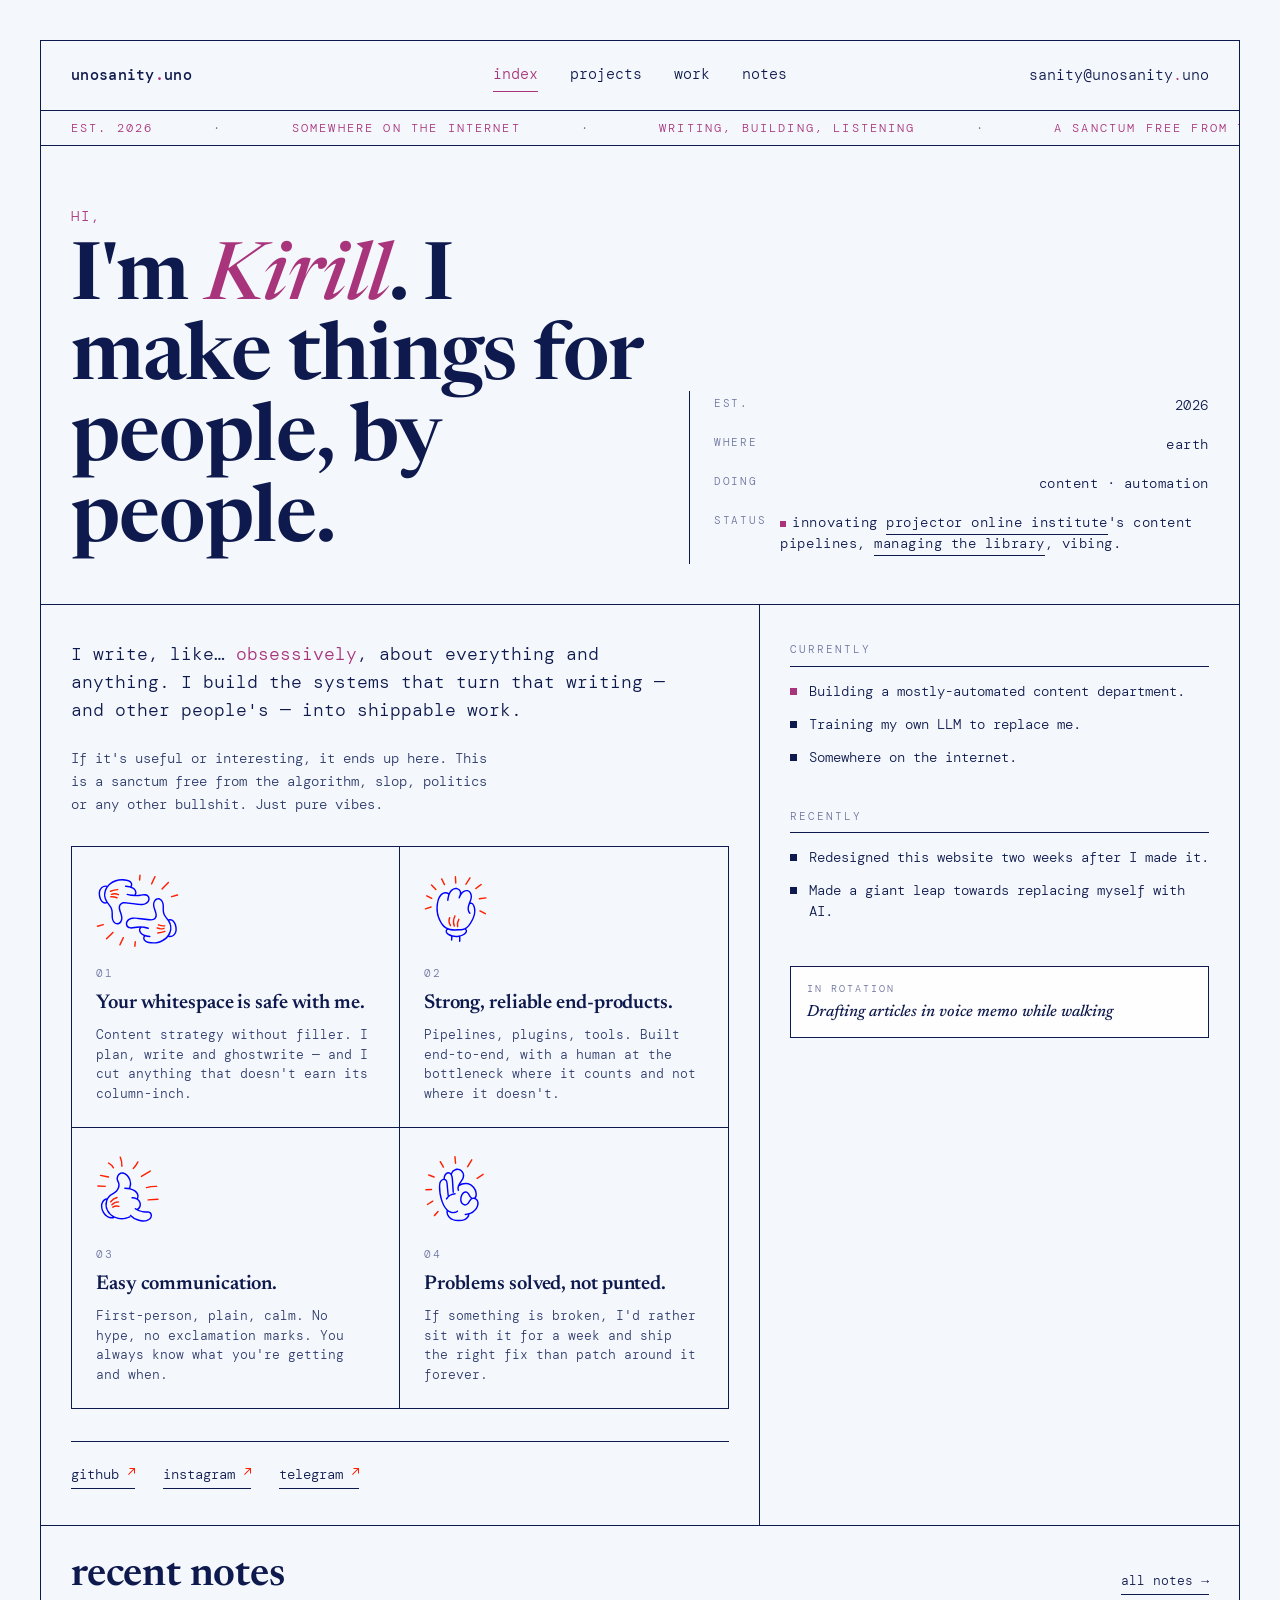
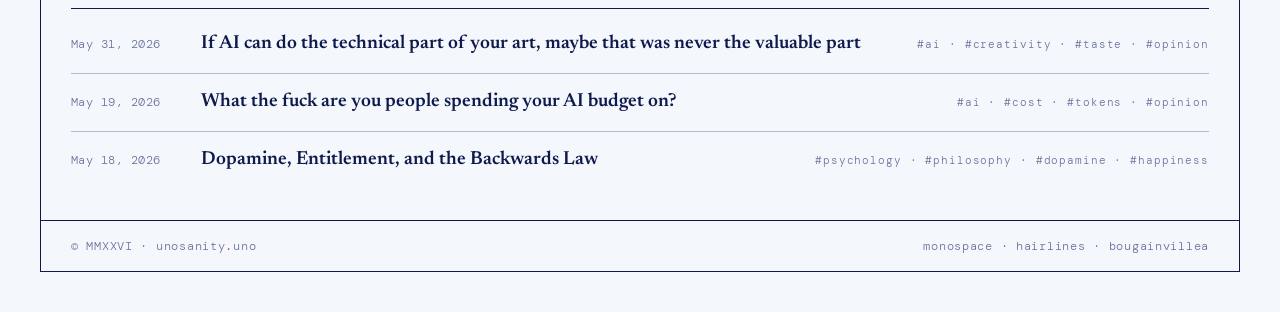
<file: index.html>
<!DOCTYPE html>
<html lang="en">
<head>
<meta charset="UTF-8">
<meta name="viewport" content="width=device-width, initial-scale=1.0">
<title>unosanity</title>
<link rel="icon" href="/assets/favicon.png">
<link rel="stylesheet" href="/style.css">
<style>
/* ─── HOME ─────────────────────────────────────────────── */

.hero {
  padding: 60px var(--gutter) 40px;
  border-bottom: 1px solid var(--fg);
  display: grid;
  grid-template-columns: 1fr 0.9fr;
  gap: 40px;
  align-items: end;
}

@media (max-width: 900px) {
  .hero { grid-template-columns: 1fr; gap: 30px; padding: 44px 18px 32px; }
}

.hero-eyebrow {
  font-family: var(--font-mono);
  font-size: 14px;
  letter-spacing: var(--tracking-caps);
  text-transform: uppercase;
  color: var(--bougainvillea);
  margin-bottom: 14px;
}

.hero-h1 {
  font-family: var(--font-serif);
  font-weight: 600;
  font-size: clamp(44px, 6.2vw, 84px);
  line-height: 1.02;
  letter-spacing: -0.01em;
  color: var(--fg);
  max-width: 14ch;
}
.hero-h1 em {
  font-style: italic;
  font-weight: 500;
  color: var(--bougainvillea);
}

.hero-meta {
  font-family: var(--font-mono);
  font-size: 13px;
  color: var(--fg-mute);
  letter-spacing: 0.04em;
  display: flex;
  flex-direction: column;
  gap: 10px;
  align-self: end;
  padding-bottom: 6px;
  border-left: 1px solid var(--fg);
  padding-left: 24px;
}
.hero-meta .row {
  display: flex;
  justify-content: space-between;
  gap: 14px;
  padding: 4px 0;
}
.hero-meta .k { color: var(--fg-mute); text-transform: uppercase; letter-spacing: 0.16em; font-size: 11px; }
.hero-meta .v { color: var(--fg); font-size: 14px; }

@media (max-width: 900px) {
  .hero-meta { border-left: none; border-top: 1px solid var(--fg); padding: 18px 0 0; }
}

/* ─── BIO + STATUS GRID ─────────────────────────────────── */
.content-grid {
  display: grid;
  grid-template-columns: 1.5fr 1fr;
  border-bottom: 1px solid var(--fg);
}

@media (max-width: 900px) {
  .content-grid { grid-template-columns: 1fr; }
  .bio-col { border-right: none !important; border-bottom: 1px solid var(--fg); }
}

.bio-col {
  padding: 36px var(--gutter) 40px;
  border-right: 1px solid var(--fg);
}

.bio-intro {
  font-family: var(--font-mono);
  font-weight: 300;
  font-size: 18px;
  line-height: 1.55;
  max-width: 56ch;
  margin-bottom: 22px;
  color: var(--fg);
}
.bio-intro strong { font-weight: 500; }
.bio-intro em { font-style: normal; color: var(--bougainvillea); }

.bio-secondary {
  font-family: var(--font-mono);
  font-weight: 300;
  font-size: 14px;
  line-height: 1.65;
  max-width: 52ch;
  color: var(--fg-soft);
  margin-bottom: 30px;
}

/* USP grid — 4-cell hairline frame with outline icons */
.usp-grid {
  display: grid;
  grid-template-columns: 1fr 1fr;
  border: 1px solid var(--fg);
  margin-bottom: 32px;
}
.usp-cell {
  padding: 22px 24px 24px;
  display: flex;
  flex-direction: column;
  gap: 10px;
}
.usp-cell:nth-child(odd) { border-right: 1px solid var(--fg); }
.usp-cell:nth-child(-n+2) { border-bottom: 1px solid var(--fg); }

.usp-cell img {
  width: 96px;
  height: auto;
  margin-bottom: 4px;
}

.usp-cell h3 {
  font-family: var(--font-serif);
  font-weight: 600;
  font-size: 20px;
  line-height: 1.2;
  color: var(--fg);
}

.usp-cell p {
  font-family: var(--font-mono);
  font-size: 13px;
  font-weight: 300;
  line-height: 1.5;
  color: var(--fg-soft);
}

.usp-num {
  font-family: var(--font-mono);
  font-size: 11px;
  letter-spacing: 0.18em;
  color: var(--fg-mute);
  text-transform: uppercase;
}

@media (max-width: 600px) {
  .usp-grid { grid-template-columns: 1fr; }
  .usp-cell:nth-child(odd) { border-right: none; }
  .usp-cell:nth-child(-n+3) { border-bottom: 1px solid var(--fg); }
  .usp-cell { padding: 18px 18px 22px; }
  .usp-cell img { width: 80px; }
}

/* external links row */
.links-row {
  display: flex;
  flex-wrap: wrap;
  gap: 28px;
  padding-top: 22px;
  border-top: 1px solid var(--fg);
}

.ext-link {
  position: relative;
  font-family: var(--font-mono);
  font-size: 14px;
  color: var(--fg);
  text-decoration: none;
  padding-right: 16px;
  transition: color var(--t-base) var(--ease);
}
.ext-link::after {
  content: "";
  position: absolute;
  left: 0; right: 16px; bottom: -4px;
  height: 1px;
  background: var(--fg);
  transition: transform var(--t-base) var(--ease), background-color var(--t-base) var(--ease);
}
.ext-link::before {
  content: "";
  position: absolute;
  top: 4px; right: 0;
  width: 7px; height: 7px;
  background: url(assets/icons/link-arrow--small-14.png) center/7px no-repeat;
  transition: transform var(--t-base) var(--ease);
}
.ext-link:hover { color: var(--bougainvillea); }
.ext-link:hover::after { background: var(--bougainvillea); transform: translateY(-3px); }
.ext-link:hover::before { transform: translate(3px, -3px); }

/* ─── STATUS SIDEBAR ───────────────────────────────────── */
.status-col {
  padding: 36px var(--gutter) 40px;
  display: flex;
  flex-direction: column;
  gap: 28px;
}

.status-block-title {
  font-family: var(--font-mono);
  font-size: 11px;
  letter-spacing: 0.18em;
  text-transform: uppercase;
  color: var(--fg-mute);
  border-bottom: 1px solid var(--fg);
  padding-bottom: 8px;
  margin-bottom: 14px;
}

.status-item {
  display: flex;
  align-items: flex-start;
  gap: 12px;
  margin-bottom: 12px;
  font-family: var(--font-mono);
  font-size: 14px;
  line-height: 1.5;
  color: var(--fg);
}

.status-dot {
  width: 7px;
  height: 7px;
  background: var(--fg);
  flex-shrink: 0;
  margin-top: 7px;
}
.status-dot.accent { background: var(--bougainvillea); }

.now-playing {
  border: 1px solid var(--fg);
  padding: 14px 16px;
  margin-top: 4px;
  background: var(--bg-pure);
}
.now-playing .label {
  font-family: var(--font-mono);
  font-size: 10px;
  letter-spacing: 0.2em;
  text-transform: uppercase;
  color: var(--fg-mute);
  margin-bottom: 6px;
}
.now-playing .track {
  font-family: var(--font-serif);
  font-style: italic;
  font-weight: 500;
  font-size: 16px;
  color: var(--fg);
  line-height: 1.3;
}

/* ─── RECENT NOTES ─────────────────────────────────────── */
.recent-notes {
  padding: 30px var(--gutter) 32px;
}

.recent-notes-header {
  display: flex;
  align-items: baseline;
  gap: 18px;
  margin-bottom: 18px;
  border-bottom: 1px solid var(--fg);
  padding-bottom: 12px;
  flex-wrap: wrap;
}
.recent-notes-header h2 {
  font-family: var(--font-serif);
  font-weight: 600;
  font-size: clamp(28px, 3.4vw, 40px);
  line-height: 1;
  color: var(--fg);
}
.recent-notes-header .all-notes {
  margin-left: auto;
  font-family: var(--font-mono);
  font-size: 13px;
}

.note-row {
  display: grid;
  grid-template-columns: 110px 1fr auto;
  gap: 20px;
  align-items: baseline;
  padding: 16px 0;
  border-top: 1px solid color-mix(in oklab, var(--fg) 25%, var(--bg));
  text-decoration: none;
  color: var(--fg);
  transition: background var(--t-base) var(--ease);
}
.note-row:hover { background: var(--bg-frost); }
.note-row:first-of-type { border-top-color: transparent; padding-top: 4px; }

.note-row .note-date {
  font-family: var(--font-mono);
  font-size: 12px;
  color: var(--fg-mute);
  letter-spacing: 0.04em;
}

.note-row .note-title {
  font-family: var(--font-serif);
  font-weight: 600;
  font-size: 19px;
  line-height: 1.3;
  color: var(--fg);
  transition: color var(--t-base) var(--ease);
}

.note-row:hover .note-title { color: var(--bougainvillea); }

.note-row .note-tags {
  font-family: var(--font-mono);
  font-size: 11px;
  letter-spacing: 0.08em;
  text-transform: lowercase;
  color: var(--fg-mute);
  text-align: right;
}

@media (max-width: 720px) {
  .note-row {
    grid-template-columns: 1fr;
    gap: 4px;
    padding: 14px 0;
  }
  .note-row .note-tags { text-align: left; }
}

/* ─── FOOTER ────────────────────────────────────────────── */
.site-footer {
  border-top: 1px solid var(--fg);
  padding: 16px var(--gutter);
  display: flex;
  align-items: center;
  justify-content: space-between;
  font-family: var(--font-mono);
  font-size: 12px;
  color: var(--fg-mute);
  letter-spacing: 0.06em;
  flex-wrap: wrap;
  gap: 12px;
}
.site-footer em { font-style: normal; color: var(--bougainvillea); }
</style>
</head>
<body>

<div class="frame">

  <nav class="site-nav">
    <a class="nav-logo" href="/">unosanity<em>.</em>uno</a>
    <div class="nav-links">
      <a href="/" class="active">index</a>
      <a href="/projects/">projects</a>
      <a href="/case-studies/">work</a>
      <a href="/notes/">notes</a>
    </div>
    <a class="nav-email" href="https://t.me/kaysane3x6">sanity@unosanity<em>.</em>uno</a>
  </nav>

  <div class="ticker">
    <div class="ticker-inner">
      <span>est. 2026</span><span class="dot">·</span>
      <span>somewhere on the internet</span><span class="dot">·</span>
      <span>writing, building, listening</span><span class="dot">·</span>
      <span>a sanctum free from the algorithm</span><span class="dot">·</span>
      <span>est. 2026</span><span class="dot">·</span>
      <span>somewhere on the internet</span><span class="dot">·</span>
      <span>writing, building, listening</span><span class="dot">·</span>
      <span>a sanctum free from the algorithm</span><span class="dot">·</span>
    </div>
  </div>

  <main>

    <section class="hero">
      <div>
        <div class="hero-eyebrow">Hi,</div>
        <h1 class="hero-h1">I'm <em>Kirill</em>. I make things for people, by people.</h1>
      </div>
      <div class="hero-meta">
        <div class="row"><span class="k">Est.</span><span class="v">2026</span></div>
        <div class="row"><span class="k">Where</span><span class="v">earth</span></div>
        <div class="row"><span class="k">Doing</span><span class="v">content · automation</span></div>
        <div class="row"><span class="k">Status</span><span class="v"><span style="display:inline-block;width:6px;height:6px;background:var(--bougainvillea);margin-right:6px;vertical-align:middle"></span>innovating <a href="https://prjctr.com" target="_blank" rel="noopener" class="ks-link">projector online institute</a>'s content pipelines, <a href="https://prjctr.com/library" target="_blank" rel="noopener" class="ks-link">managing the library</a>, vibing.</span></div>
      </div>
    </section>

    <div class="content-grid">

      <section class="bio-col">

        <p class="bio-intro">
          I write, like… <em>obsessively</em>, about everything and anything. I build the systems that turn that writing — and other people's — into shippable work.
        </p>

        <p class="bio-secondary">
          If it's useful or interesting, it ends up here. This is a sanctum free from the algorithm, slop, politics or any other bullshit. Just pure vibes.
        </p>

        <div class="usp-grid">
          <div class="usp-cell">
            <img src="/assets/icons/icon-whitespace.svg" alt="">
            <span class="usp-num">01</span>
            <h3>Your whitespace is safe with me.</h3>
            <p>Content strategy without filler. I plan, write and ghostwrite — and I cut anything that doesn't earn its column-inch.</p>
          </div>
          <div class="usp-cell">
            <img src="/assets/icons/icon-strong.svg" alt="">
            <span class="usp-num">02</span>
            <h3>Strong, reliable end-products.</h3>
            <p>Pipelines, plugins, tools. Built end-to-end, with a human at the bottleneck where it counts and not where it doesn't.</p>
          </div>
          <div class="usp-cell">
            <img src="/assets/icons/icon-call.svg" alt="">
            <span class="usp-num">03</span>
            <h3>Easy communication.</h3>
            <p>First-person, plain, calm. No hype, no exclamation marks. You always know what you're getting and when.</p>
          </div>
          <div class="usp-cell">
            <img src="/assets/icons/icon-ok.svg" alt="">
            <span class="usp-num">04</span>
            <h3>Problems solved, not punted.</h3>
            <p>If something is broken, I'd rather sit with it for a week and ship the right fix than patch around it forever.</p>
          </div>
        </div>

        <div class="links-row">
          <a class="ext-link" href="https://github.com/unosanity" target="_blank" rel="noopener">github</a>
          <a class="ext-link" href="https://instagram.com/unosanity" target="_blank" rel="noopener">instagram</a>
          <a class="ext-link" href="https://t.me/kaysane3x6" target="_blank" rel="noopener">telegram</a>
        </div>

      </section>

      <aside class="status-col">

        <div class="status-block">
          <div class="status-block-title">Currently</div>
          <div class="status-item">
            <div class="status-dot accent"></div>
            <div>Building a mostly-automated content department.</div>
          </div>
          <div class="status-item">
            <div class="status-dot"></div>
            <div>Training my own LLM to replace me.</div>
          </div>
          <div class="status-item">
            <div class="status-dot"></div>
            <div>Somewhere on the internet.</div>
          </div>
        </div>

        <div class="status-block">
          <div class="status-block-title">Recently</div>
          <div class="status-item">
            <div class="status-dot"></div>
            <div>Redesigned this website two weeks after I made it.</div>
          </div>
          <div class="status-item">
            <div class="status-dot"></div>
            <div>Made a giant leap towards replacing myself with AI.</div>
          </div>
        </div>

        <div class="now-playing">
          <div class="label">In rotation</div>
          <div class="track">Drafting articles in voice memo while walking</div>
        </div>

      </aside>

    </div>

    <section class="recent-notes">
      <div class="recent-notes-header">
        <h2>recent notes</h2>
        <a class="ks-link all-notes" href="/notes/">all notes →</a>
      </div>

      <a class="note-row" href="/notes/#ai-technical-part-not-valuable-part">
        <span class="note-date">May 31, 2026</span>
        <span class="note-title">If AI can do the technical part of your art, maybe that was never the valuable part</span>
        <span class="note-tags">#ai · #creativity · #taste · #opinion</span>
      </a>

      <a class="note-row" href="/notes/#ai-cost-vs-human">
        <span class="note-date">May 19, 2026</span>
        <span class="note-title">What the fuck are you people spending your AI budget on?</span>
        <span class="note-tags">#ai · #cost · #tokens · #opinion</span>
      </a>

      <a class="note-row" href="/notes/#dopamine-entitlement-backwards-law">
        <span class="note-date">May 18, 2026</span>
        <span class="note-title">Dopamine, Entitlement, and the Backwards Law</span>
        <span class="note-tags">#psychology · #philosophy · #dopamine · #happiness</span>
      </a>

    </section>

    <footer class="site-footer">
      <span>© MMXXVI · unosanity<em>.</em>uno</span>
      <span>monospace · hairlines · bougainvillea</span>
    </footer>

  </main>
</div>

<script src="/pixel-trail.js"></script>
<script>
  initPixelTrail({
    pixelSize: 14,
    fadeDuration: 1200,
    color: '#A8347C',
    opacity: 0.45,
    gooStrength: 4
  });
</script>
</body>
</html>
</file>
<file: style.css>
/* ============================================================
   unosanity.uno — ported to the Kirill Skurikhin system
   Monospace-led, line-drawn, ice-white field, Bougainvillea
   purple as the single hot accent.
   ============================================================ */

@import url("https://fonts.googleapis.com/css2?family=DM+Mono:ital,wght@0,300;0,400;0,500;1,300;1,400&family=Newsreader:ital,opsz,wght@0,6..72,500;0,6..72,600;0,6..72,700;1,6..72,500;1,6..72,600&display=swap");

*, *::before, *::after { box-sizing: border-box; margin: 0; padding: 0; }

:root {
  /* color */
  --bg:               #F4F7FB;
  --bg-pure:          #FFFEFE;
  --bg-frost:         #ECEFF7;
  --fg:               #0E1A4D;
  --fg-soft:          #2E3B6B;
  --fg-mute:          #6A739E;
  --fg-line:          #0E1A4D;
  --bougainvillea:    #A8347C;
  --bougainvillea-2:  #C24A92;
  --bougainvillea-d:  #7C2059;
  --bougainvillea-tint: #F1D7E6;

  /* type */
  --font-mono:        "DM Mono", "JetBrains Mono", ui-monospace, SFMono-Regular, Menlo, monospace;
  --font-serif:       "Newsreader", "Cormorant Garamond", Georgia, serif;

  /* geometry */
  --hairline:         1px solid var(--fg-line);
  --hairline-mute:    1px solid color-mix(in oklab, var(--fg-line) 30%, var(--bg));
  --frame:            40px;
  --gutter:           30px;

  /* motion */
  --ease:             cubic-bezier(0.165, 0.84, 0.44, 1);
  --t-fast:           150ms;
  --t-base:           250ms;
  --t-slow:           500ms;

  /* tracking */
  --tracking-caps:    0.14em;
}

@media (max-width: 720px) {
  :root { --frame: 20px; --gutter: 16px; }
}

html {
  scroll-behavior: smooth;
  -webkit-text-size-adjust: 100%;
  -webkit-tap-highlight-color: transparent;
}

html, body {
  background: var(--bg);
  color: var(--fg);
  font-family: var(--font-mono);
  font-weight: 300;
  font-size: 16px;
  line-height: 1.5;
  -webkit-font-smoothing: antialiased;
  overflow-x: hidden;
}

::selection { background: var(--bougainvillea); color: #fff; -webkit-text-fill-color: #fff; }

img, svg, canvas { max-width: 100%; height: auto; display: block; }

/* ─────────────────────────────────────────────────────
   PAGE FRAME — the 1px outer rectangle that holds every
   page in the system.
   ───────────────────────────────────────────────────── */
.frame {
  margin: var(--frame);
  border: 1px solid var(--fg);
  background: var(--bg);
  min-height: calc(100dvh - var(--frame) * 2);
  position: relative;
}

@media (max-width: 720px) {
  .frame { margin: 12px; }
}

/* ─────────────────────────────────────────────────────
   NAV — quiet hairline header, not sticky.
   logo · center nav · email signature.
   ───────────────────────────────────────────────────── */
.site-nav {
  display: grid;
  grid-template-columns: 1fr auto 1fr;
  align-items: center;
  padding: 22px 30px;
  border-bottom: 1px solid var(--fg);
  font-family: var(--font-mono);
  font-size: 15px;
  gap: 24px;
}

.nav-logo {
  font-family: var(--font-mono);
  font-weight: 500;
  font-size: 15px;
  letter-spacing: 0.02em;
  color: var(--fg);
  text-decoration: none;
  justify-self: start;
}
.nav-logo em {
  font-style: normal;
  color: var(--bougainvillea);
}

.nav-links {
  display: flex;
  gap: 32px;
  align-items: center;
}

.nav-links a {
  position: relative;
  font-family: var(--font-mono);
  font-weight: 300;
  font-size: 15px;
  color: var(--fg);
  text-decoration: none;
  transition: color var(--t-base) var(--ease);
  padding-bottom: 2px;
}
.nav-links a::after {
  content: "";
  position: absolute;
  left: 0; right: 0; bottom: -4px;
  height: 1px;
  background: transparent;
  transition: transform var(--t-base) var(--ease), background-color var(--t-base) var(--ease);
}
.nav-links a:hover { color: var(--bougainvillea); }
.nav-links a:hover::after { background: var(--bougainvillea); transform: translateY(-3px); }
.nav-links a.active { color: var(--bougainvillea); }
.nav-links a.active::after { background: var(--bougainvillea); }

.nav-email {
  justify-self: end;
  font-family: var(--font-mono);
  font-size: 15px;
  color: var(--fg);
  text-decoration: none;
}
.nav-email em {
  font-style: normal;
  color: var(--bougainvillea);
}

@media (max-width: 820px) {
  .site-nav {
    grid-template-columns: 1fr auto;
    gap: 14px;
    padding: 16px 18px;
  }
  .nav-email { display: none; }
  .nav-links { gap: 18px; }
  .nav-links a { font-size: 13px; }
}

@media (max-width: 460px) {
  .nav-links a { font-size: 12px; }
  .nav-logo { font-size: 13px; }
}

/* ─────────────────────────────────────────────────────
   TICKER — quiet hairline-bordered, mono, restrained
   bougainvillea text on ice background.
   ───────────────────────────────────────────────────── */
.ticker {
  border-bottom: 1px solid var(--fg);
  overflow: hidden;
  white-space: nowrap;
  padding: 8px 0;
  font-family: var(--font-mono);
  font-size: 12px;
  letter-spacing: 0.18em;
  text-transform: uppercase;
  color: var(--bougainvillea);
}
.ticker-inner {
  display: inline-block;
  animation: ticker 38s linear infinite;
  padding-left: 30px;
}
.ticker-inner span { padding-right: 60px; }
.ticker-inner .dot { color: var(--fg-mute); padding-right: 60px; }
@keyframes ticker {
  0%   { transform: translateX(0); }
  100% { transform: translateX(-50%); }
}

/* ─────────────────────────────────────────────────────
   STENCIL — the signature page title.
   Lowercase, transparent fill, 1px bougainvillea stroke,
   stipple strip top and bottom.
   ───────────────────────────────────────────────────── */
.stencil-section {
  position: relative;
  text-align: center;
  padding: 32px 30px;
  border-bottom: 1px solid var(--fg);
}
.stencil-section::before,
.stencil-section::after {
  content: "";
  position: absolute;
  left: 30px; right: 30px;
  height: 20px;
  background: url(assets/textures/section-title-bg.png) repeat-x center / 20px 20px;
  opacity: 0.9;
}
.stencil-section::before { top: 8px; }
.stencil-section::after  { bottom: 8px; }

.stencil {
  font-family: var(--font-mono);
  font-weight: 500;
  font-size: clamp(48px, 11vw, 120px);
  line-height: 1;
  color: transparent;
  -webkit-text-fill-color: transparent;
  -webkit-text-stroke: 1px var(--bougainvillea);
  text-transform: lowercase;
  letter-spacing: -0.01em;
  padding: 8px 0;
  word-break: break-word;
}

@media (max-width: 720px) {
  .stencil-section { padding: 24px 18px; }
  .stencil-section::before,
  .stencil-section::after { left: 18px; right: 18px; }
  .stencil { font-size: clamp(40px, 13vw, 70px); }
}

/* ─────────────────────────────────────────────────────
   HEADINGS · BODY
   ───────────────────────────────────────────────────── */
h1, h2, h3, h4, h5, h6 {
  font-family: var(--font-serif);
  font-weight: 600;
  color: var(--fg);
  line-height: 1.15;
  letter-spacing: -0.005em;
}

.h-display { font-family: var(--font-serif); font-weight: 600; font-size: clamp(40px, 5vw, 64px); line-height: 1.05; }
.h-large   { font-family: var(--font-serif); font-weight: 600; font-size: clamp(28px, 3.4vw, 44px); line-height: 1.1; }
.h-mid     { font-family: var(--font-serif); font-weight: 600; font-size: clamp(22px, 2.4vw, 30px); line-height: 1.2; }

.eyebrow {
  font-family: var(--font-mono);
  font-size: 13px;
  letter-spacing: var(--tracking-caps);
  text-transform: uppercase;
  color: var(--bougainvillea);
}
.eyebrow-mute {
  font-family: var(--font-mono);
  font-size: 12px;
  letter-spacing: var(--tracking-caps);
  text-transform: uppercase;
  color: var(--fg-mute);
}

.body-mono {
  font-family: var(--font-mono);
  font-weight: 300;
  font-size: 16px;
  line-height: 1.5;
  color: var(--fg);
}
.body-mono.lead { font-size: 18px; line-height: 1.6; }

/* ─────────────────────────────────────────────────────
   LINKS — drop-3px underline → bougainvillea on hover.
   ───────────────────────────────────────────────────── */
a.ks-link, a.ext-link {
  position: relative;
  font-family: var(--font-mono);
  color: var(--fg);
  text-decoration: none;
  transition: color var(--t-base) var(--ease);
}
a.ks-link::after, a.ext-link::after {
  content: "";
  position: absolute;
  left: 0; right: 0; bottom: -4px;
  height: 1px;
  background: currentColor;
  transition: transform var(--t-base) var(--ease), background-color var(--t-base) var(--ease);
}
a.ks-link:hover, a.ext-link:hover { color: var(--bougainvillea); }
a.ks-link:hover::after, a.ext-link:hover::after { transform: translateY(-3px); background: var(--bougainvillea); }

/* ─────────────────────────────────────────────────────
   BUTTONS
   ───────────────────────────────────────────────────── */
.btn {
  position: relative;
  display: inline-block;
  font-family: var(--font-mono);
  font-weight: 300;
  font-size: 16px;
  padding: 16px 26px;
  border-radius: 2px;
  color: var(--fg);
  background: var(--bg-pure);
  border: 1px solid var(--fg);
  text-decoration: none;
  transition: transform var(--t-base) var(--ease);
}
.btn .t {
  position: relative;
}
.btn .t::after {
  content: "";
  position: absolute;
  left: 0; right: 0; bottom: -6px;
  height: 1px;
  background: transparent;
  transition: all var(--t-base) var(--ease);
}
.btn:hover { transform: translateY(-4px); }
.btn:hover .t::after { background: var(--bougainvillea); transform: translateY(-4px); }
.btn--solid { background: var(--fg); color: #fff; border-color: var(--fg); }
.btn--solid em { color: var(--bougainvillea); font-style: normal; }
.btn em { color: var(--bougainvillea); font-style: normal; }

/* ─────────────────────────────────────────────────────
   TAG PILLS — small mono pill, hairline border.
   ───────────────────────────────────────────────────── */
.tag-pill {
  display: inline-block;
  font-family: var(--font-mono);
  font-size: 11px;
  letter-spacing: 0.1em;
  text-transform: lowercase;
  border: 1px solid var(--fg);
  padding: 3px 10px;
  border-radius: 2px;
  color: var(--fg);
  background: transparent;
  cursor: pointer;
  transition: background var(--t-base) var(--ease), color var(--t-base) var(--ease), border-color var(--t-base) var(--ease);
  user-select: none;
  white-space: nowrap;
}
.tag-pill:hover { background: var(--fg); color: var(--bg); }
.tag-pill.active { background: var(--bougainvillea); color: #fff; border-color: var(--bougainvillea); }

/* type-badge — type indicator next to titles */
.type-badge {
  display: inline-block;
  font-family: var(--font-mono);
  font-size: 10px;
  letter-spacing: 0.15em;
  text-transform: uppercase;
  padding: 3px 9px;
  border: 1px solid var(--fg);
  border-radius: 2px;
  color: var(--fg);
  white-space: nowrap;
}

/* ─────────────────────────────────────────────────────
   PAGE TRANSITION
   ───────────────────────────────────────────────────── */
main { animation: fadein 0.3s ease; }
@keyframes fadein { from { opacity: 0; transform: translateY(4px); } to { opacity: 1; transform: none; } }

/* hide pixel-trail canvas on touch screens */
@media (hover: none) and (pointer: coarse) {
  canvas[aria-hidden="true"] { display: none !important; }
}

/* ─────────────────────────────────────────────────────
   UTILITY
   ───────────────────────────────────────────────────── */
.hairline-top    { border-top: 1px solid var(--fg); }
.hairline-bottom { border-bottom: 1px solid var(--fg); }
.hairline-mute   { border-top: var(--hairline-mute); }
.accent { color: var(--bougainvillea); }
</file>
